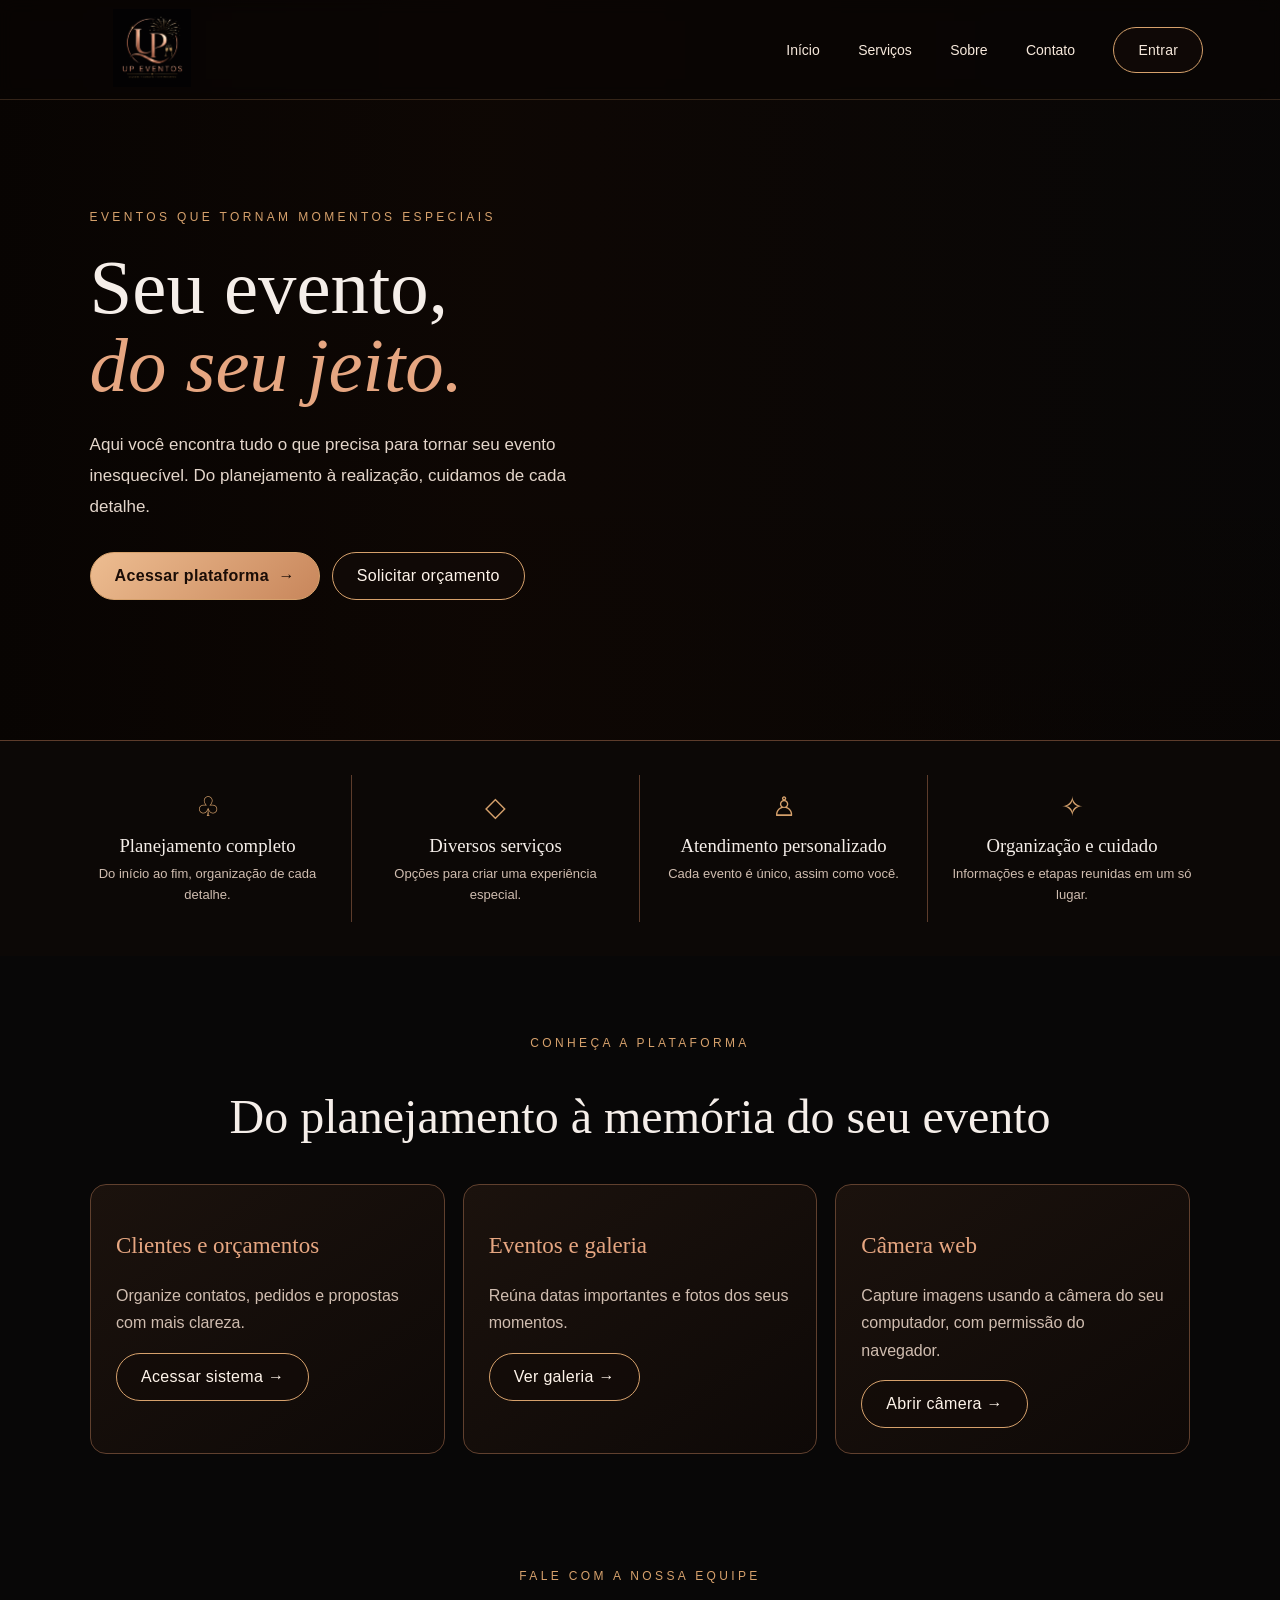
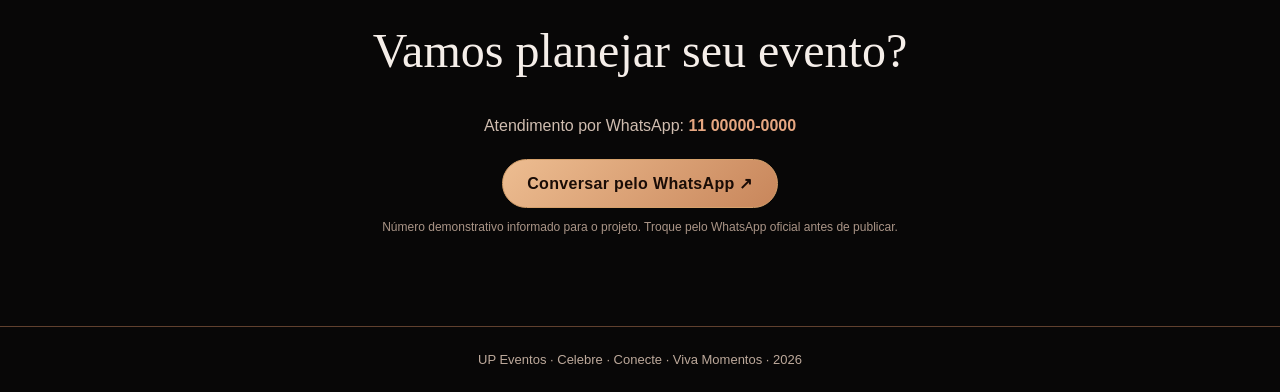
<file: index.html>
<!doctype html>
<html lang="pt-BR"><head><meta charset="utf-8"><meta name="viewport" content="width=device-width,initial-scale=1"><title>UP Eventos</title><meta http-equiv="refresh" content="0; url=apresentacao.html"></head>
<body style="background:#100b08;color:#fff;font-family:Arial;padding:32px">Abrindo o site UP Eventos… <a href="apresentacao.html">Clique aqui se não abrir automaticamente.</a></body></html>
</file>
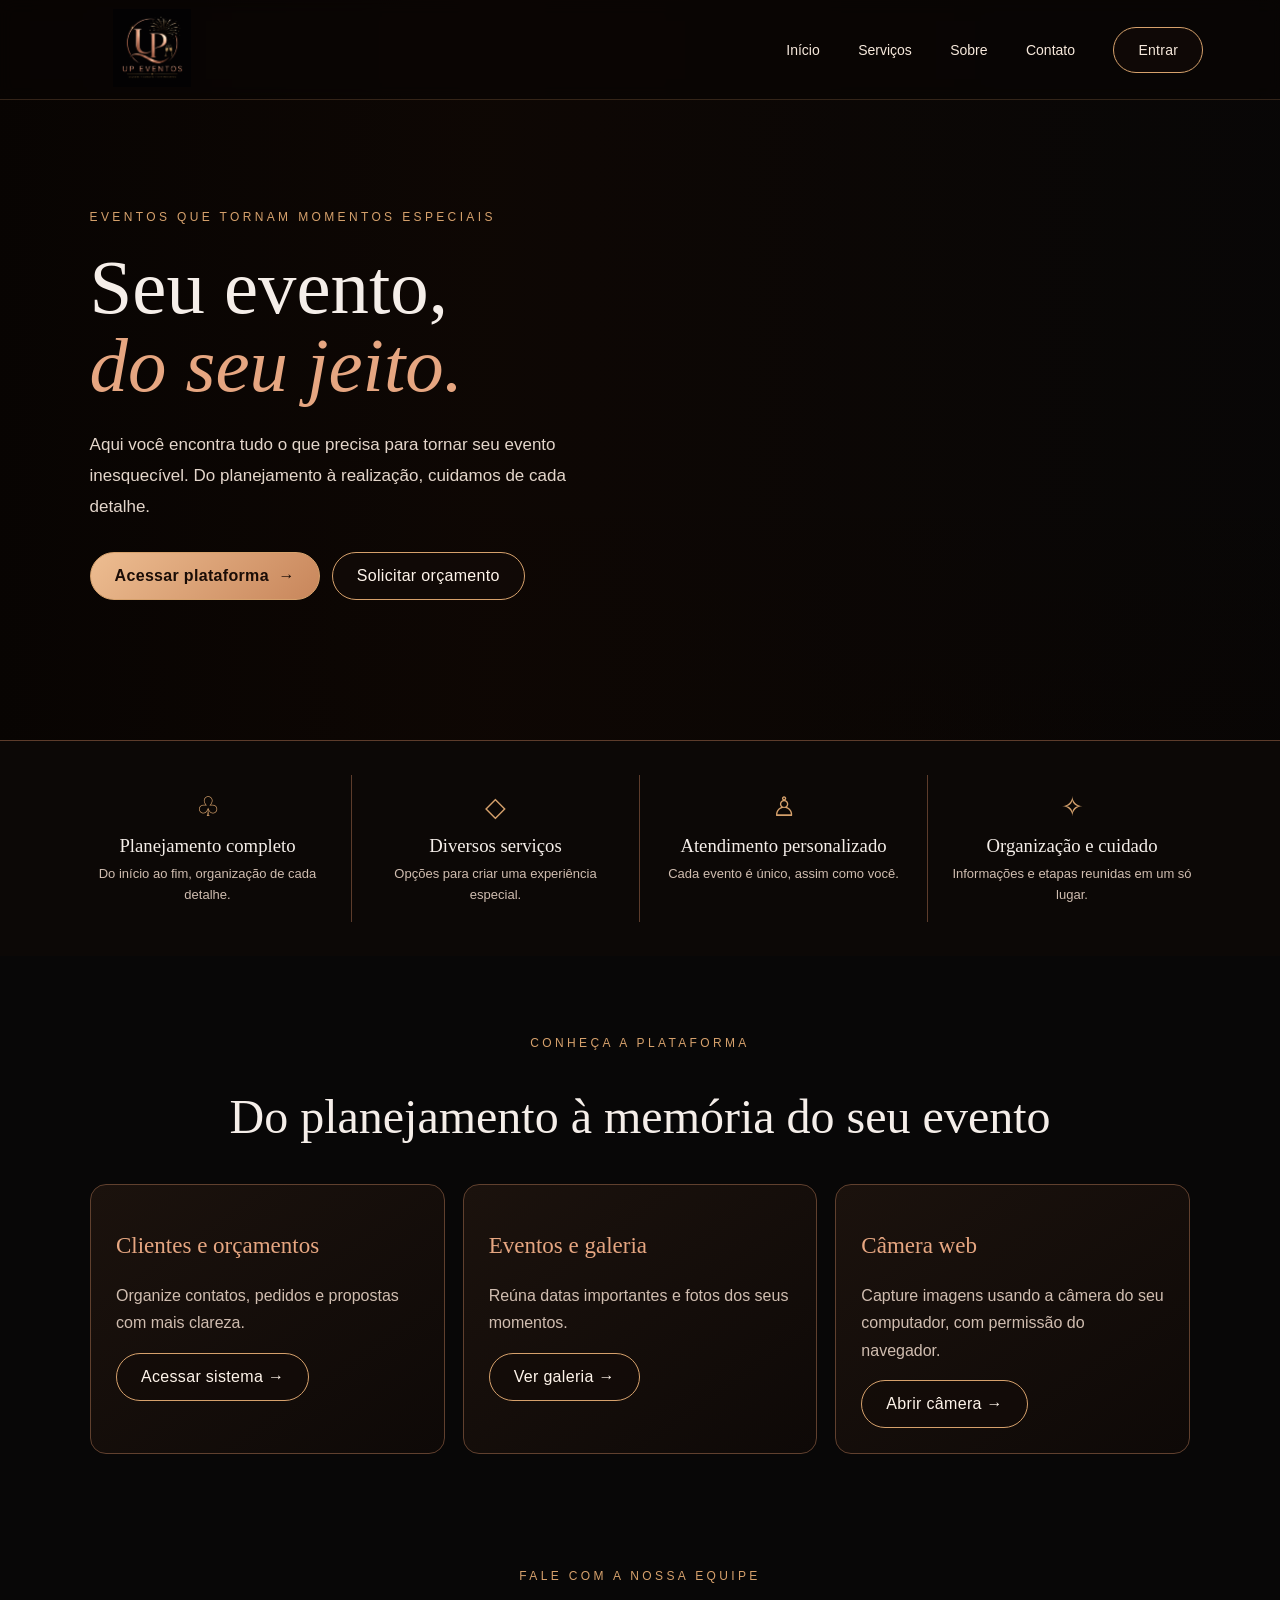
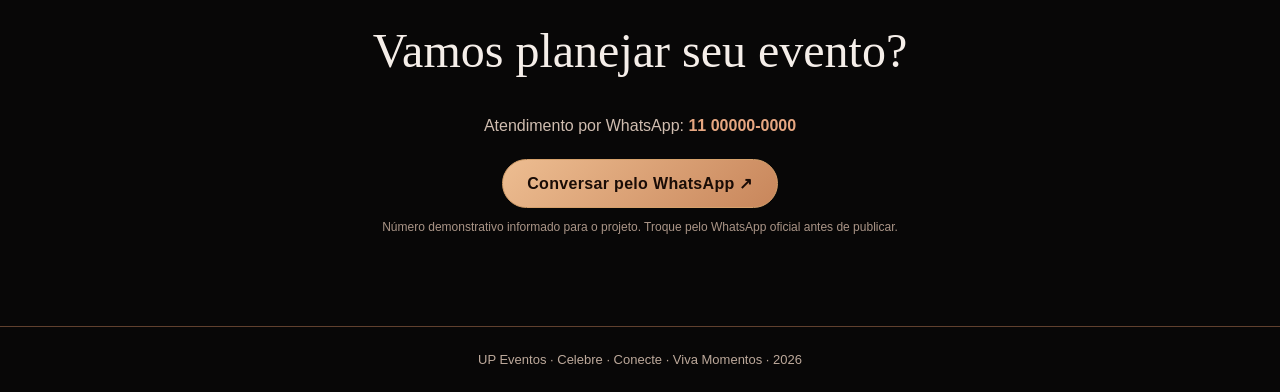
<file: apresentacao.html>
<!DOCTYPE html>
<html lang="pt-BR"><head><meta charset="UTF-8"><meta name="viewport" content="width=device-width, initial-scale=1.0"><title>UP Eventos | Celebre, Conecte, Viva Momentos</title><link rel="icon" type="image/png" href="assets/favicon.png"><link rel="stylesheet" href="css/estilo-empresa.css"><link rel="preconnect" href="https://images.unsplash.com"><style>
:root{--bg:#090604;--panel:#15100d;--line:#60402e;--gold:#d6a16c;--rose:#e6a681;--cream:#fff5eb;--muted:#d0bdb0}*{box-sizing:border-box}body{margin:0;background:var(--bg);color:var(--cream);font-family:Arial,sans-serif}.site-header{height:100px;display:flex;align-items:center;justify-content:space-between;padding:12px clamp(20px,6vw,90px);position:absolute;inset:0 0 auto;z-index:2;border-bottom:1px solid #d6a16c35;background:#0906049c;backdrop-filter:blur(8px)}.brand img{width:150px;height:78px;object-fit:contain}.nav{display:flex;align-items:center;gap:clamp(14px,3vw,42px)}.nav a{color:#f7e9dc;text-decoration:none;font-size:14px}.nav a:hover{color:var(--gold)}.pill{display:inline-flex;align-items:center;justify-content:center;padding:14px 24px;border:1px solid var(--gold);border-radius:999px;color:var(--cream);text-decoration:none;letter-spacing:.02em;background:#120b08aa}.pill.primary{background:linear-gradient(135deg,#edbd91,#c8865b);color:#1a0c06;font-weight:700}.hero{min-height:740px;display:flex;align-items:center;padding:145px clamp(22px,7vw,110px) 75px;background:linear-gradient(90deg,rgba(8,4,2,.96) 0%,rgba(15,7,3,.82) 38%,rgba(10,5,3,.12) 100%),linear-gradient(0deg,rgba(8,4,2,.5),transparent 35%),url('https://images.unsplash.com/photo-1519167758481-83f550bb49b3?auto=format&fit=crop&w=2200&q=85') center/cover}.hero-copy{max-width:650px}.eyebrow{color:var(--gold);font-size:12px;letter-spacing:.28em;text-transform:uppercase}.hero h1{font-family:Georgia,serif;font-size:clamp(48px,6vw,86px);font-weight:400;line-height:1.02;margin:25px 0}.hero h1 em{color:var(--rose);font-weight:400}.hero p{color:#e4d6cb;line-height:1.8;max-width:510px;font-size:17px}.actions{display:flex;gap:12px;flex-wrap:wrap;margin-top:30px}.features{display:grid;grid-template-columns:repeat(4,1fr);padding:34px clamp(18px,5vw,80px);background:#0c0806;border-top:1px solid #5d3c2b}.feature{text-align:center;padding:16px 20px;border-right:1px solid #5d3c2b}.feature:last-child{border:0}.feature .icon{font-size:27px;color:var(--gold)}.feature h3{font-family:Georgia,serif;font-weight:400;margin:12px 0 7px}.feature p{color:var(--muted);font-size:13px;line-height:1.6;margin:0}.section{padding:80px 24px;text-align:center}.section h2{font:400 clamp(32px,4vw,48px) Georgia,serif}.service-grid{max-width:1100px;margin:32px auto 0;display:grid;grid-template-columns:repeat(3,1fr);gap:18px;text-align:left}.service{padding:25px;border:1px solid #60402e;border-radius:16px;background:linear-gradient(145deg,#1b120d,#0e0907)}.service h3{font:400 23px Georgia,serif;color:var(--rose)}.service p{color:var(--muted);line-height:1.7}.footer{border-top:1px solid #60402e;padding:25px;text-align:center;color:#bda99b;font-size:13px}.mobile-menu{display:none}@media(max-width:760px){.site-header{height:82px}.brand img{width:110px;height:60px}.nav{gap:12px}.nav a:not(.pill){display:none}.hero{min-height:690px;padding-top:125px;background-position:58% center}.features{grid-template-columns:repeat(2,1fr)}.feature:nth-child(2){border-right:0}.feature:nth-child(-n+2){border-bottom:1px solid #5d3c2b}.service-grid{grid-template-columns:1fr}}
</style></head><body>
<header class="site-header"><a class="brand" href="apresentacao.html" aria-label="UP Eventos - Início"><img src="assets/logo-up-eventos.png" alt="Logo UP Eventos"></a><nav class="nav"><a href="#inicio">Início</a><a href="#servicos">Serviços</a><a href="#sobre">Sobre</a><a href="#contato">Contato</a><a class="pill" href="login.html?modo=entrar">Entrar</a></nav></header>
<main><section class="hero" id="inicio"><div class="hero-copy"><div class="eyebrow">Eventos que tornam momentos especiais</div><h1>Seu evento,<br><em>do seu jeito.</em></h1><p>Aqui você encontra tudo o que precisa para tornar seu evento inesquecível. Do planejamento à realização, cuidamos de cada detalhe.</p><div class="actions"><a class="pill primary" href="login.html?modo=entrar">Acessar plataforma&nbsp; →</a><a class="pill" href="login.html?modo=entrar&destino=orcamento">Solicitar orçamento</a></div></div></section>
<section class="features" id="sobre"><div class="feature"><div class="icon">♧</div><h3>Planejamento completo</h3><p>Do início ao fim, organização de cada detalhe.</p></div><div class="feature"><div class="icon">◇</div><h3>Diversos serviços</h3><p>Opções para criar uma experiência especial.</p></div><div class="feature"><div class="icon">♙</div><h3>Atendimento personalizado</h3><p>Cada evento é único, assim como você.</p></div><div class="feature"><div class="icon">✧</div><h3>Organização e cuidado</h3><p>Informações e etapas reunidas em um só lugar.</p></div></section>
<section class="section" id="servicos"><div class="eyebrow">Conheça a plataforma</div><h2>Do planejamento à memória do seu evento</h2><div class="service-grid"><article class="service"><h3>Clientes e orçamentos</h3><p>Organize contatos, pedidos e propostas com mais clareza.</p><a class="pill" href="login.html">Acessar sistema →</a></article><article class="service"><h3>Eventos e galeria</h3><p>Reúna datas importantes e fotos dos seus momentos.</p><a class="pill" href="pages/eventos-galeria.html">Ver galeria →</a></article><article class="service"><h3>Câmera web</h3><p>Capture imagens usando a câmera do seu computador, com permissão do navegador.</p><a class="pill" href="pages/camera.html">Abrir câmera →</a></article></div></section></main><section class="section" id="contato" style="padding-top:35px">
<div class="eyebrow">Fale com a nossa equipe</div><h2>Vamos planejar seu evento?</h2>
<p style="color:var(--muted);margin:12px 0 24px">Atendimento por WhatsApp: <strong style="color:var(--rose)">11 00000-0000</strong></p>
<a class="pill primary" target="_blank" rel="noopener" href="https://wa.me/5511000000000?text=Ol%C3%A1%2C%20gostaria%20de%20informa%C3%A7%C3%B5es%20sobre%20um%20evento.">Conversar pelo WhatsApp ↗</a>
<p style="font-size:12px;color:#aa9587;margin-top:12px">Número demonstrativo informado para o projeto. Troque pelo WhatsApp oficial antes de publicar.</p>
</section><footer class="footer">UP Eventos · Celebre · Conecte · Viva Momentos · 2026</footer></body></html>
</file>
<file: css/estilo-empresa.css>
:root{--up-bg:#080707;--up-panel:#11100f;--up-panel2:#171513;--up-line:#332923;--up-gold:#d9a05f;--up-rose:#e6a681;--up-text:#f5eee9;--up-muted:#a9a09b}
body{background:var(--up-bg)!important;color:var(--up-text)!important}
.up-logo{display:flex!important;align-items:center!important;gap:10px!important;text-decoration:none!important;background:transparent!important}
.up-logo img{display:block!important;width:150px!important;height:62px!important;object-fit:contain!important;object-position:left center!important}
.up-brand-logo{width:150px;height:62px;object-fit:contain}
.up-empresa-header{background:#090808!important;border-bottom:1px solid var(--up-line)!important}
.up-empresa-card{background:var(--up-panel)!important;border:1px solid var(--up-line)!important;border-radius:18px!important}
.up-empresa-button{background:linear-gradient(135deg,#e8aa80,#c98158)!important;color:#1a0e0a!important;border:0!important}
.up-empresa-secondary{background:transparent!important;border:1px solid #6c4b3a!important;color:var(--up-text)!important}
.up-empresa-accent{color:var(--up-rose)!important}
.up-empresa-muted{color:var(--up-muted)!important}
input,select,textarea{background:#0d0c0b!important;color:var(--up-text)!important;border-color:var(--up-line)!important}
input::placeholder,textarea::placeholder{color:#756c67!important}
.bg-white{background:var(--up-panel)!important}
.bg-slate-100,.bg-gray-100,.bg-gray-50{background:#0d0c0b!important}
.text-slate-900,.text-gray-900,.text-gray-800{color:var(--up-text)!important}
.text-slate-700,.text-gray-700,.text-slate-600,.text-gray-600,.text-slate-500,.text-gray-500{color:var(--up-muted)!important}
.border-slate-200,.border-slate-300,.border-gray-200{border-color:var(--up-line)!important}
.bg-slate-900{background:linear-gradient(135deg,#e8aa80,#c98158)!important;color:#1a0e0a!important}

@media print {
  body { background: #fff !important; color: #111 !important; }
  aside, nav, button, .no-print { display: none !important; }
  main, section, article, div { box-shadow: none !important; }
  a { color: #111 !important; text-decoration: none !important; }
}

/* Calendário único UP Eventos */
#up-live-calendar button:focus-visible{outline:2px solid #f2be8c;outline-offset:2px}#up-live-calendar button:hover{filter:brightness(1.18)}
</file>
